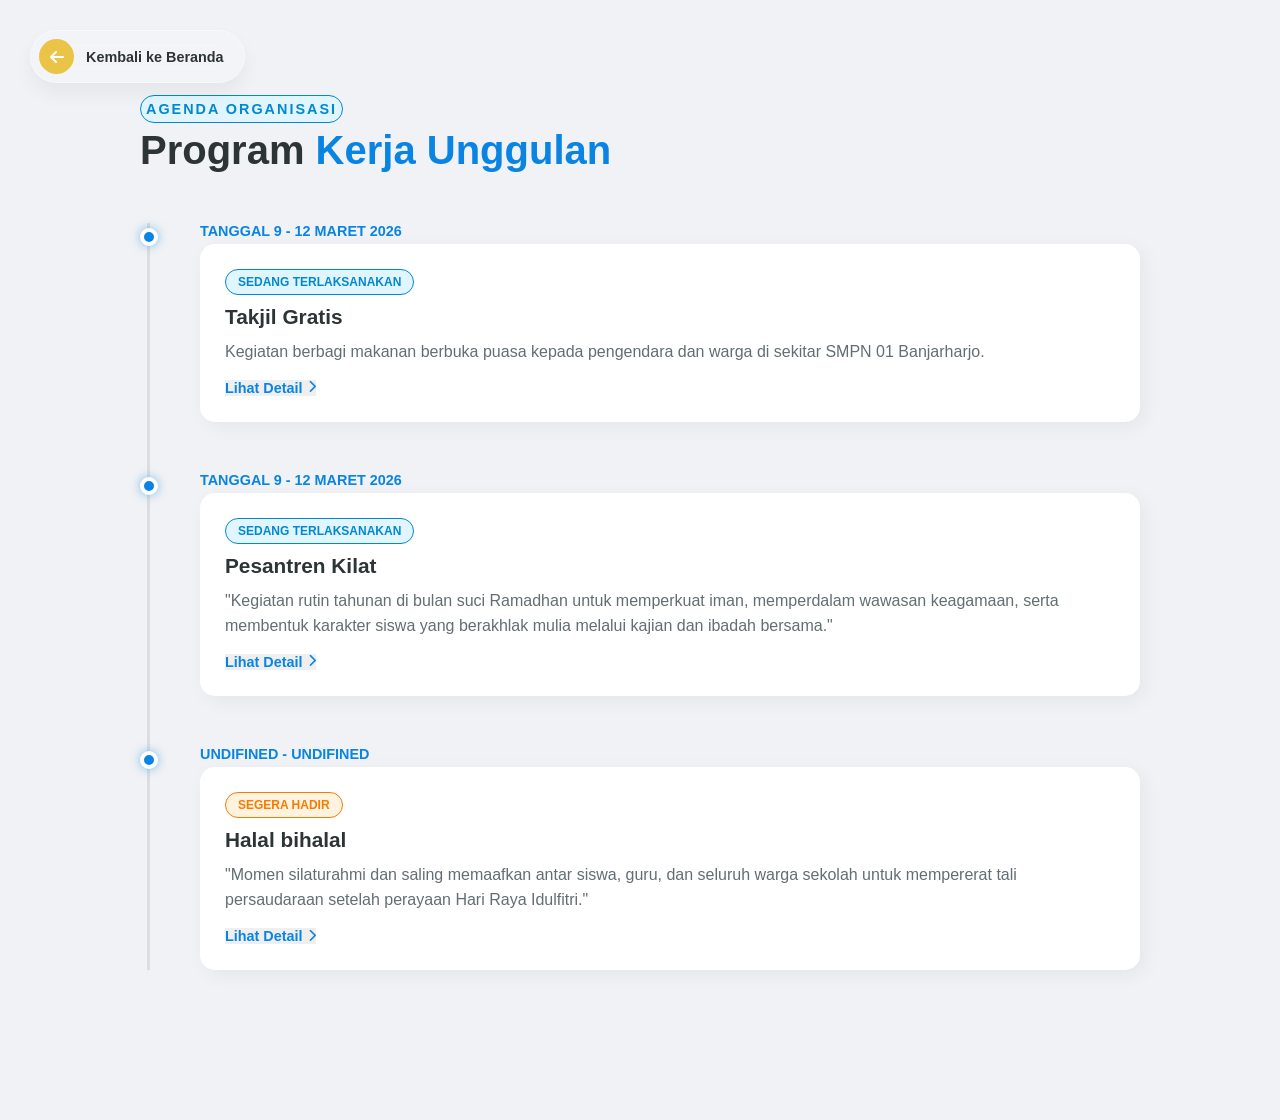
<file: pages/programkerja.html>
<!DOCTYPE html>
<html lang="en">

<head>
    <meta charset="UTF-8">
    <meta name="viewport" content="width=device-width, initial-scale=1.0">
    <title>Program kerja osis Nesaba</title>
    <link rel="stylesheet" href="../css/style.css">
    <link rel="stylesheet" href="https://cdnjs.cloudflare.com/ajax/libs/font-awesome/6.0.0/css/all.min.css">
</head>

<body>

    <section class="proker" id="program">
        <div class="proker-container">
            <span class="sub-title">Agenda Organisasi</span>
            <h2 class="section-title">Program <span>Kerja Unggulan</span></h2>

            <div class="timeline">
                <div class="timeline-item">
                    <div class="timeline-dot"></div>
                    <div class="timeline-date">Tanggal 9 - 12 Maret 2026</div>
                    <div class="timeline-content">
                        <div class="status-badge status-ongoing">Sedang Terlaksanakan</div>
                        <h3>Takjil Gratis</h3>
                        <p>Kegiatan berbagi makanan berbuka puasa kepada pengendara dan warga di sekitar SMPN 01 Banjarharjo.</p>
                        <button class="view-detail" onclick="showDetail(
    'Takjil Gratis', 
    'Kegiatan berbagi makanan berbuka puasa kepada pengendara dan warga di sekitar SMPN 01 Banjarharjo.', 
    '9 - 11 Maret, Ramadhan 1447H', 
    '15:30 WIB - Selesai'
)">
                            Lihat Detail <i class="fas fa-chevron-right"></i>
                        </button>
                    </div>
                </div>

                <div class="timeline-item">
                    <div class="timeline-dot"></div>
                    <div class="timeline-date">Tanggal 9 - 12 Maret 2026</div>
                    <div class="timeline-content">
                        <div class="status-badge status-ongoing">Sedang Terlaksanakan</div>
                        <h3>Pesantren Kilat</h3>
                        <p>"Kegiatan rutin tahunan di bulan suci Ramadhan untuk memperkuat iman, memperdalam wawasan
                            keagamaan, serta membentuk karakter siswa yang berakhlak mulia melalui kajian dan ibadah
                            bersama."</p>
                        <button class="view-detail" onclick="showDetail(
    'Pesantren kilat', 
    'Kegiatan rutin tahunan di bulan suci Ramadhan untuk memperkuat iman memperdalam wawasan keagamaan serta membentuk karakter siswa yang berakhlak mulia melalui kajian dan ibadah bersama.', 
    '9 - 12 Maret, Ramadhan 1447H', 
    '07:15 WIB - 12.00 WIB'
)">
                            Lihat Detail <i class="fas fa-chevron-right"></i>
                        </button>
                    </div>
                </div>

                <div class="timeline-item">
                    <div class="timeline-dot"></div>
                    <div class="timeline-date">undifined - undifined</div>
                    <div class="timeline-content">
                        <div class="status-badge status-upcoming">Segera Hadir</div>
                        <h3>Halal bihalal</h3>
                        <p>"Momen silaturahmi dan saling memaafkan antar siswa, guru, dan seluruh warga sekolah untuk
                            mempererat tali persaudaraan setelah perayaan Hari Raya Idulfitri."</p>
                        <button class="view-detail" onclick="showDetail(
    'Halal bihalal', 
    'Momen silaturahmi dan saling memaafkan antar siswa, guru, dan seluruh warga sekolah untuk mempererat tali persaudaraan setelah perayaan Hari Raya Idulfitri.', 
    'undifined', 
    'undifined - undefined'
)">
                            Lihat Detail <i class="fas fa-chevron-right"></i>
                        </button>
                    </div>
                </div>
                <a href="../index.html" class="btn-back-home">
                    <div class="icon-circle">
                        <i class="fas fa-arrow-left"></i>
                    </div>
                    <span>Kembali ke Beranda</span>
                </a>
            </div>
        </div>
    </section>

    <div id="prokerModal" class="modal">
        <div class="modal-content">
            <span class="close-modal">&times;</span>
            <div id="modal-data">
            </div>
        </div>
    </div>
    
    <script>
        const modal = document.getElementById("prokerModal");
        const closeModal = document.querySelector(".close-modal");

        // Fungsi untuk membuka modal dengan data tertentu
        function showDetail(title, desc, date, time) {
            const modalData = document.getElementById("modal-data");

            modalData.innerHTML = `
        <div class="modal-info">
            <span class="badge-status">Agenda Organisasi</span>
            <h2>${title}</h2>
            
            <div class="schedule-info">
                <p><i class="far fa-calendar-alt"></i> <strong>Tanggal:</strong> ${date}</p>
                <p><i class="far fa-clock"></i> <strong>Waktu:</strong> ${time}</p>
            </div>
            
            <hr style="border: 0; border-top: 1px solid #eee; margin: 20px 0;">
            
            <div class="description-box">
                <p>${desc}</p>
            </div>
            
            <button class="btn-submit" onclick="closeProkerModal()" style="margin-top: 20px;">Tutup</button>
        </div>
    `;

            document.getElementById("prokerModal").style.display = "block";
        }

        function closeProkerModal() {
            modal.style.display = "none";
        }

        // Tutup modal jika klik di luar kotak putih
        window.onclick = function (event) {
            if (event.target == modal) {
                closeProkerModal();
            }
        }

        closeModal.onclick = closeProkerModal;
    </script>

</body>

</html>
</file>
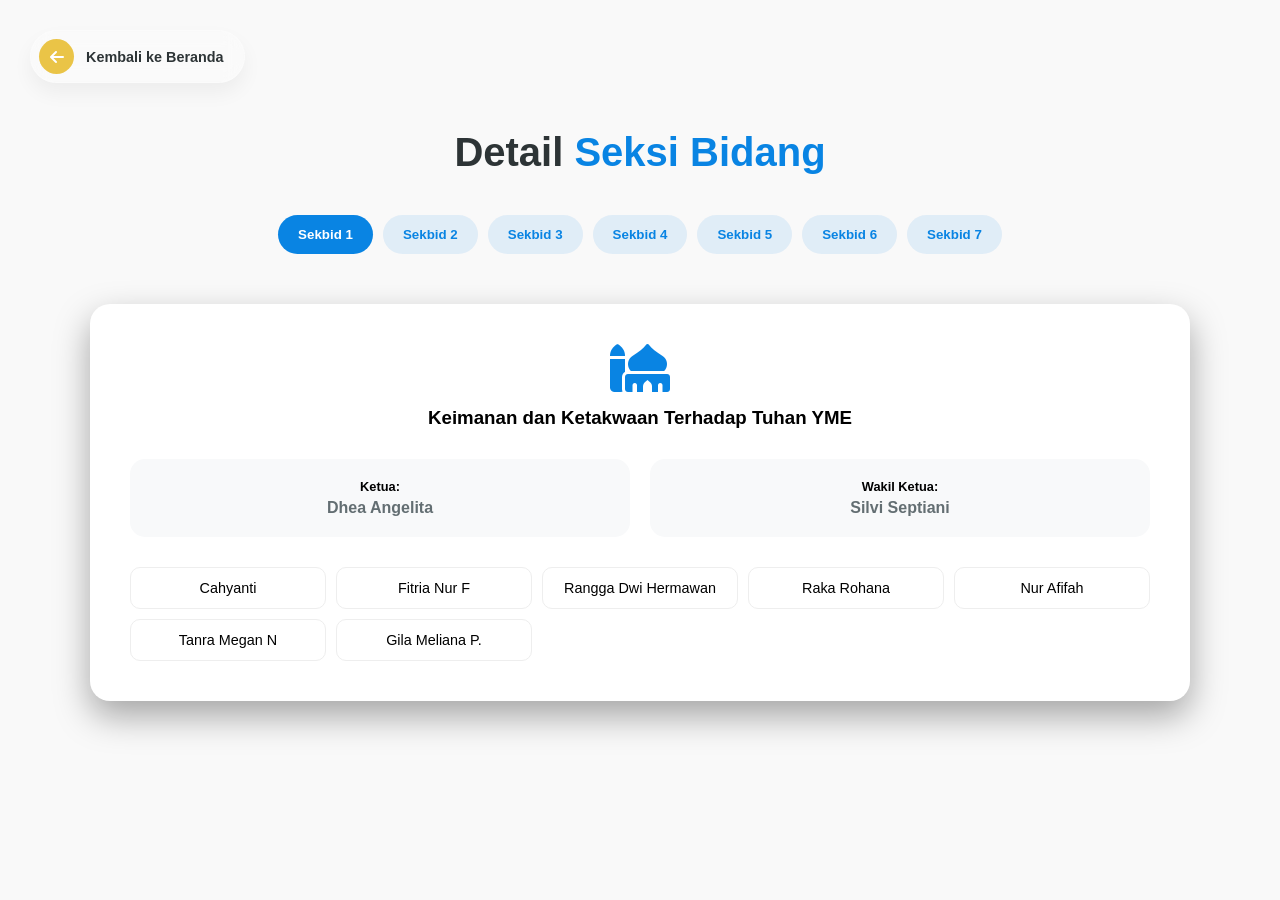
<file: pages/sekbid.html>
<!DOCTYPE html>
<html lang="id">
<head>
    <meta charset="UTF-8">
    <meta name="viewport" content="width=device-width, initial-scale=1.0">
    <title>Struktur Seksi Bidang - OSIS Nesaba</title>
    <link rel="stylesheet" href="../css/style.css">
    <link rel="stylesheet" href="https://cdnjs.cloudflare.com/ajax/libs/font-awesome/6.0.0/css/all.min.css">
</head>
<body>
<style>
    .tab-btn {
    padding: 12px 20px;
    border: none;
    background: rgba(9, 132, 227, 0.1);
    color: #0984e3;
    border-radius: 50px;
    cursor: pointer;
    font-weight: 600;
    transition: 0.3s;
}

.tab-btn.active, .tab-btn:hover {
    background: #0984e3;
    color: white;
}

.tab-content {
    display: none; /* Sembunyikan semua secara default */
    animation: fadeIn 0.5s ease;
    background: white;
    padding: 40px;
    border-radius: 20px;
    box-shadow: 0 15px 35px rgba(0, 1, 0, 0.34);
}

.tab-content.active {
    display: block; /* Tampilkan yang aktif */
}

.content-header {
    text-align: center;
    margin-bottom: 30px;
}

.content-header i { font-size: 3rem; color: #0984e3; margin-bottom: 15px; }

.leader-box {
    display: grid;
    grid-template-columns: 1fr 1fr;
    gap: 20px;
    margin-bottom: 30px;
}

.leader {
    background: #f8f9fa;
    padding: 20px;
    border-radius: 15px;
    text-align: center;
    font-weight: 700;
    color: #636e72;
}

.leader span { display: block; font-size: 0.8rem; color: black; margin-bottom: 5px; }

.member-grid {
    display: grid;
    grid-template-columns: repeat(auto-fill, minmax(180px, 1fr));
    gap: 10px;
}

.member {
    background: #fff;
    border: 1px solid #eee;
    padding: 12px;
    border-radius: 10px;
    font-size: 0.9rem;
    text-align: center;
}

@keyframes fadeIn {
    from { opacity: 0; transform: translateY(10px); }
    to { opacity: 1; transform: translateY(0); }
}

/* Berikan padding-top yang cukup besar agar tidak tertutup tombol fixed */
.sekbid-center {
    padding: 120px 0 80px; /* 120px di atas memberikan ruang untuk tombol & navbar */
    background: #f9f9f9;
    min-height: 100vh;
}

/* Pastikan container memiliki margin yang pas */
.container {
    width: 90%;
    max-width: 1100px;
    margin: 0 auto;
}

/* Atur ulang tombol kembali agar z-index nya tidak mengganggu klik tab */
.btn-back-home {
    z-index: 1001; /* Tetap di atas tapi tidak menghalangi elemen judul */
}

/* Rapikan margin Judul */
.section-title {
    margin-bottom: 40px;
    text-align: center;
}

/* Tambahkan ini jika tab-navigation masih terlalu dekat dengan judul */
.tab-navigation {
    margin-top: 20px;
    margin-bottom: 50px;
    display: flex;
    justify-content: center;
    gap: 10px;
    flex-wrap: wrap;
}

@media screen and (max-width: 768px) {
    .sekbid-center {
        padding-top: 100px; /* Sedikit lebih kecil di HP */
    }
    .tab-navigation {
        gap: 5px; /* Tombol sekbid lebih rapat di HP */
    }
    .tab-btn {
        padding: 8px 15px;
        font-size: 0.8rem;
    }
}
</style>
    <a href="../index.html" class="btn-back-home">
        <div class="icon-circle"><i class="fas fa-arrow-left"></i></div>
        <span>Kembali ke Beranda</span>
    </a>

    <section class="sekbid-center">
    <div class="container">
        <h2 class="section-title">Detail <span>Seksi Bidang</span></h2>
        
        <div class="tab-navigation">
            <button class="tab-btn active" onclick="openSekbid(event, 'sekbid1')">Sekbid 1</button>
            <button class="tab-btn" onclick="openSekbid(event, 'sekbid2')">Sekbid 2</button>
            <button class="tab-btn" onclick="openSekbid(event, 'sekbid3')">Sekbid 3</button>
            <button class="tab-btn" onclick="openSekbid(event, 'sekbid4')">Sekbid 4</button>
            <button class="tab-btn" onclick="openSekbid(event, 'sekbid5')">Sekbid 5</button>
            <button class="tab-btn" onclick="openSekbid(event, 'sekbid6')">Sekbid 6</button>
            <button class="tab-btn" onclick="openSekbid(event, 'sekbid7')">Sekbid 7</button>
        </div>

        <div id="sekbid-content-area">
            <div id="sekbid1" class="tab-content active">
                <div class="content-header">
                    <i class="fas fa-mosque"></i>
                    <h3>Keimanan dan Ketakwaan Terhadap Tuhan YME</h3>
                </div>
                <div class="leader-box">
                    <div class="leader"><span>Ketua:</span> Dhea Angelita</div>
                    <div class="leader"><span>Wakil Ketua:</span> Silvi Septiani</div>
                </div>
                <div class="member-grid">
                    <div class="member">Cahyanti</div>
                    <div class="member">Fitria Nur F</div>
                    <div class="member">Rangga Dwi Hermawan</div>
                    <div class="member">Raka Rohana</div>
                    <div class="member">Nur Afifah</div>
                    <div class="member">Tanra Megan N</div>
                    <div class="member">Gila Meliana P.</div>
                </div>
            </div>

            <div id="sekbid2" class="tab-content">
                <div class="content-header">
                    <i class="fas fa-flag"></i>
                    <h3>Kenegaraan dan Nasionalisme</h3>
                </div>
                <div class="leader-box">
                    <div class="leader"><span>Ketua:</span> Fani Rahmawati</div>
                    <div class="leader"><span>Wakil Ketua:</span> Arifin Ilham</div>
                </div>
                <div class="member-grid">
                    <div class="member">Adista</div>
                    <div class="member">Azril Alga R.</div>
                    <div class="member">Tasya Widia Putri</div>
                    <div class="member">Delia Anggraeni P.</div>
                    <div class="member">Melvina Ulmatun N.</div>
                    <div class="member">Aldiansyah Nugraha</div>
                    <div class="member">Tirta Afandi</div>
                    <div class="member">Deryl Naufal Z</div>
                </div>
            </div>

<div id="sekbid3" class="tab-content">
            <div class="content-header">
              <i class="fas fa-shield-alt"></i>
              <h3>Kepribadian Unggul, Wawasan Kebangsaan, dan Bela Negara</h3>
            </div>
            <div class="leader-box">
              <div class="leader"><span>Ketua:</span> Rangga</div>
              <div class="leader"><span>WK:</span> Sofia Novita</div>
            </div>
            <div class="member-grid">
              <div class="member">Hasanah Nur A.</div>
              <div class="member">Anindya Putri G.</div>
              <div class="member">Schyall Syabilla A. F.</div>
              <div class="member">Jinan Untung S.</div>
              <div class="member">Keyvin Safrudin</div>
              <div class="member">ziah Ratu Sifa</div>
              <div class="member">Renita Rahma D.</div>
            </div>
          </div>

          <div id="sekbid4" class="tab-content">
            <div class="content-header">
              <i class="fas fa-graduation-cap"></i>
              <h3>Prestasi Akademik, Seni, dan Olahraga</h3>
            </div>
            <div class="leader-box">
              <div class="leader"><span>Ketua:</span> Dwi Nur Hasanah</div>
              <div class="leader"><span>WK:</span> Nacella Irine P.</div>
            </div>
            <div class="member-grid">
              <div class="member">Wina Fa'alnaz</div>
              <div class="member">Wildan Alika</div>
              <div class="member">Niken Wijayanti</div>
              <div class="member">Naufal Faiz Z.</div>
              <div class="member">Nayla Rizqiyah</div>
              <div class="member">Alvin Zidan Nur F.</div>
              <div class="member">Yuanita Andara F.</div>
            </div>
          </div>

          <div id="sekbid5" class="tab-content">
            <div class="content-header">
              <i class="fas fa-users"></i>
              <h3>Demokrasi dan Hak Asasi Manusia</h3>
            </div>
            <div class="leader-box">
              <div class="leader"><span>Ketua:</span> Audi Saharani</div>
              <div class="leader"><span>WK:</span> Tisna Nur Iman</div>
            </div>
            <div class="member-grid">
              <div class="member">Yuanita Ardelia</div>
              <div class="member">Excell Scooterisa P.</div>
              <div class="member">Sem Dwi Ardiansyah</div>
              <div class="member">Amanda Sabrina</div>
              <div class="member">Khanza Salsabila P.</div>
              <div class="member">Nabil Aydin</div>
              <div class="member">Widi Febrian S.</div>
            </div>
          </div>

          <div id="sekbid6" class="tab-content">
            <div class="content-header">
              <i class="fas fa-lightbulb"></i>
              <h3>Kreativitas, Keterampilan, dan Kewirausahaan</h3>
            </div>
            <div class="leader-box">
              <div class="leader"><span>Ketua:</span> Khaira Ainul Azki</div>
              <div class="leader"><span>WK:</span> Silvia Khoirunnisa</div>
            </div>
            <div class="member-grid">
              <div class="member">Sabina Alika</div>
              <div class="member">Naura Malika T.</div>
              <div class="member">Cici Haerlinda</div>
              <div class="member">Irwansyah S.</div>
              <div class="member">Lutfi Nur Hasan</div>
              <div class="member">Maritza Danastri A.</div>
              <div class="member">Zahran Baskara</div>
            </div>
          </div>

          <div id="sekbid7" class="tab-content">
            <div class="content-header">
              <i class="fas fa-dumbbell"></i>
              <h3>Kebugaran Jasmani dan Rohani</h3>
            </div>
            <div class="leader-box">
              <div class="leader"><span>Ketua:</span> Rara Krasiva Wilda</div>
              <div class="leader"><span>WK:</span> Syahfatudiana Al-fadiyah</div>
            </div>
            <div class="member-grid">
              <div class="member">Jhaki Khafi Nur F.</div>
              <div class="member">Sherin Aulia</div>
              <div class="member">Rafanra Rizky</div>
              <div class="member">Dona Selma Tiara</div>
              <div class="member">Agung Heryana</div>
              <div class="member">Zahra Amelia</div>
              <div class="member">Zaky Nur A.</div>
            </div>
          </div>

      </div>
</section>
<script>
    function openSekbid(evt, sekbidName) {
    var i, tabContent, tabBtns;

    // Sembunyikan semua konten
    tabContent = document.getElementsByClassName("tab-content");
    for (i = 0; i < tabContent.length; i++) {
        tabContent[i].classList.remove("active");
    }

    // Hilangkan class active dari semua tombol
    tabBtns = document.getElementsByClassName("tab-btn");
    for (i = 0; i < tabBtns.length; i++) {
        tabBtns[i].classList.remove("active");
    }

    // Tampilkan konten yang dipilih dan tambah class active ke tombol
    document.getElementById(sekbidName).classList.add("active");
    evt.currentTarget.classList.add("active");
}
</script>
</body>
</html>
</file>
<file: css/style.css>
/* Reset Dasar */
* {
    margin: 0;
    padding: 0;
    box-sizing: border-box;
    font-family: 'Segoe UI', Tahoma, Geneva, Verdana, sans-serif;
}

html {
    scroll-behavior: smooth;
}

@media screen and (max-width: 600px) {
    section {
        padding-bottom: 10px;
    }
}

/* State awal: elemen tidak terlihat dan agak ke bawah */
.reveal {
    position: relative;
    transform: translateY(50px);
    opacity: 0;
    transition: all 0.8s ease;
}

/* State saat elemen aktif (terlihat di layar) */
.reveal.active {
    transform: translateY(0);
    opacity: 1;
}

body {
    background: #f0f2f5; /* Background ringan agar navbar menonjol */
}

/* Navbar Style */
.navbar {
    position: fixed;
    top: 0;
    width: 100%;
    height: 80px;
    background: rgba(255, 255, 255, 0.8); /* Efek Transparan */
    backdrop-filter: blur(10px); /* Glassmorphism */
    border-bottom: 1px solid rgba(255, 255, 255, 0.3);
    z-index: 1000;
    display: flex;
    align-items: center;
}

.nav-container {
    display: flex;
    justify-content: space-between;
    align-items: center;
    width: 90%;
    max-width: 1200px;
    margin: 0 auto;
}

.nav-logo {
    font-size: 1.5rem;
    font-weight: 800;
    color: #2d3436;
    text-decoration: none;
    letter-spacing: 1px;
}

.nav-logo span {
    color: #eac447; /* Warna aksen biru profesional */
}

/* Menu Desktop */
.nav-menu {
    display: flex;
    list-style: none;
    align-items: center;
}

.nav-link {
    text-decoration: none;
    color: #636e72;
    font-weight: 500;
    margin: 0 1.5rem;
    transition: 0.3s;
}

.nav-link:hover {
    color: #0984e3;
}

/* Tombol CTA (Call to Action) */
.nav-cta {
    text-decoration: none;
    background: #0984e3;
    color: white;
    padding: 10px 20px;
    border-radius: 8px;
    font-weight: 600;
    transition: 0.3s;
    margin-left: 1rem;
}

.nav-cta:hover {
    background: #074b81;
    box-shadow: 0 4px 15px rgba(9, 132, 227, 0.3);
}

/* Hamburger Menu (Mobile) */
.nav-hamburger {
    display: none;
    font-size: 1.5rem;
    cursor: pointer;
    color: #2d3436;
}

/* Hero Section */
.hero {
    padding-top: 100px; /* Jarak agar tidak tertutup navbar */
    min-height: 100vh;
    display: flex;
    align-items: center;
    background: linear-gradient(135deg, #f0f2f5 0%, #e0e7ff 100%);
    overflow: hidden;
}

.hero-container {
    width: 90%;
    max-width: 1200px;
    margin: 0 auto;
    display: grid;
    grid-template-columns: 1fr 1fr;
    gap: 40px;
    align-items: center;
}

.hero-title {
    font-size: 3.5rem;
    color: #2d3436;
    line-height: 1.2;
    margin-bottom: 20px;
}

.hero-title span {
    color: #0984e3;
}

.hero-description {
    font-size: 1.1rem;
    color: #636e72;
    margin-bottom: 30px;
    line-height: 1.6;
}

/* Tombol Hero */
.hero-btns {
    display: flex;
    gap: 15px;
}

.btn-primary, .btn-secondary {
    padding: 12px 25px;
    border-radius: 8px;
    text-decoration: none;
    font-weight: 600;
    transition: 0.3s;
}

.btn-primary {
    background: #eac447;
    color: white;
}

.btn-primary:hover {
    background: hsl(38, 78%, 60%);
    box-shadow: 0 5px 15px rgba(9, 132, 227, 0.4);
}

.btn-secondary {
    border: 2px solid #0984e3;
    color: #0984e3;
}

.btn-secondary:hover {
    background: rgba(9, 132, 227, 0.1);
}

/* Styling Foto Landscape */
.hero-img {
    width: 100%;
    height: auto;
    display: block;
    object-fit: cover; /* Agar foto tetap proporsional */
    transition: transform 0.5s ease;
}

.hero-image-container:hover .hero-img {
    transform: scale(1.05); /* Efek zoom saat kursor di atas foto */
}

/* Slider Logic */
.hero-image-container {
    position: relative;
    border-radius: 20px;
    overflow: hidden;
    box-shadow: 0 20px 40px rgba(0,0,0,0.15);
    height: 350px; /* Sesuaikan tinggi landscape yang kamu mau */
}

.slider {
    width: 100%;
    height: 100%;
}

.slide {
    display: none; /* Sembunyikan semua slide secara default */
    height: 100%;
    width: 100%;
    animation: fade 0.8s ease-in-out;
}

.slide.active {
    display: block;
}

.slide img {
    width: 100%;
    height: 100%;
    object-fit: cover;
}

/* Caption melayang di bawah foto */
.slide-caption {
    position: absolute;
    bottom: 0;
    width: 100%;
    background: rgba(0, 0, 0, 0.5);
    color: white;
    padding: 10px;
    text-align: center;
    font-size: 0.9rem;
    backdrop-filter: blur(5px);
}

/* Tombol Navigasi */
.prev-btn, .next-btn {
    position: absolute;
    top: 50%;
    transform: translateY(-50%);
    background: rgba(255, 255, 255, 0.3);
    backdrop-filter: blur(5px);
    color: white;
    border: none;
    padding: 15px 10px;
    cursor: pointer;
    font-size: 20px;
    border-radius: 5px;
    transition: 0.3s;
    z-index: 10;
}

.prev-btn:hover, .next-btn:hover {
    background: #0984e3;
}

.prev-btn { left: 10px; }
.next-btn { right: 10px; }

/* Indikator Titik (Dots) */
.dots-container {
    position: absolute;
    bottom: 45px;
    width: 100%;
    display: flex;
    justify-content: center;
    gap: 8px;
}

.dot {
    width: 10px;
    height: 10px;
    background: rgba(255, 255, 255, 0.5);
    border-radius: 50%;
    cursor: pointer;
}

.dot.active { background: #0984e3; width: 25px; border-radius: 10px; transition: 0.3s; }

/* Animasi Perpindahan */
@keyframes fade {
    from { opacity: 0.4; }
    to { opacity: 1; }
}

/* Container Utama Slider */
.hero-image-container {
    position: relative;
    border-radius: 20px;
    overflow: hidden;
    box-shadow: 0 20px 40px rgba(0,0,0,0.15);
    /* Tinggi untuk Desktop */
    height: 400px; 
    width: 100%;
}

.slide img {
    width: 100%;
    height: 100%;
    /* KUNCI AGAR TIDAK GEPENG */
    object-fit: cover; 
    object-position: center; /* Fokus ke tengah foto */
}

/* Penyesuaian untuk Tablet & HP */
@media screen and (max-width: 992px) {
    .hero-image-container {
        /* Tinggi dikurangi sedikit agar pas di layar tablet */
        height: 350px; 
        margin-top: 20px;
    }
}

@media screen and (max-width: 600px) {
    .hero-image-container {
        /* Tinggi untuk HP agar tetap terlihat Landscape yang proporsional */
        height: 220px; 
        border-radius: 12px; /* Sudut lebih kecil agar rapi di layar kecil */
    }

    /* Memperkecil tombol navigasi di HP agar tidak menutupi foto */
    .prev-btn, .next-btn {
        padding: 10px 8px;
        font-size: 16px;
    }

    .slide-caption {
        font-size: 0.75rem;
        padding: 5px;
    }

    .dots-container {
        bottom: 30px; /* Menyesuaikan posisi titik di HP */
    }
}

/* Responsive Hero */
@media screen and (max-width: 992px) {
    .hero-container {
        grid-template-columns: 1fr;
        text-align: center;
        padding-top: 40px;
    }

    .hero-title {
        font-size: 2.5rem;
    }

    .hero-btns {
        justify-content: center;
        margin-bottom: 40px;
    }

    .hero-image-container {
        max-width: 600px;
        margin-bottom:100px ;
    }
}

/* Responsive Mobile & Tablet - Compact Version */
@media screen and (max-width: 992px) {
    .nav-hamburger {
        display: block;
        padding: 10px;
        z-index: 1002;
    }

    /* Menu Box yang melayang (Floating Card) */
    .nav-menu {
        position: absolute;
        top: 90px; /* Jarak dari navbar */
        right: -100%; /* Sembunyi di kanan */
        width: 250px; /* Lebar menu tidak penuh layar */
        height: auto;
        background: rgba(255, 255, 255, 0.95);
        backdrop-filter: blur(15px);
        border-radius: 15px; /* Sisi membulat agar modern */
        box-shadow: -5px 10px 30px rgba(0, 0, 0, 0.1);
        border: 1px solid rgba(255, 255, 255, 0.5);
        display: flex;
        flex-direction: column;
        padding: 20px 10px;
        transition: 0.4s cubic-bezier(0.68, -0.55, 0.27, 1.55); /* Animasi memantul halus */
        z-index: 1001;
    }

    /* Posisi saat menu muncul */
    .nav-menu.active {
        right: 5%; /* Muncul dengan jarak dari pinggir layar */
    }

    .nav-menu li {
        width: 100%;
        margin: 10px 0;
    }

    .nav-link {
        display: block;
        padding: 10px 20px;
        font-size: 1rem;
        color: #2d3436;
        text-align: left;
    }

    .nav-link:hover {
        background: rgba(9, 132, 227, 0.1);
        border-radius: 8px;
        color: #0984e3;
    }

    .nav-cta {
        margin: 10px 20px;
        display: inline-block;
        text-align: center;
    }
}

/* Stats Section */
.stats {
    padding: 20px 0;
    margin-top: -50px; /* Membuat efek melayang menimpa bagian Hero */
    position: relative;
    z-index: 20;
}

.stats-container {
    width: 90%;
    max-width: 1100px;
    margin: 0 auto;
    background: rgba(255, 255, 255, 0.9);
    backdrop-filter: blur(15px);
    display: grid;
    grid-template-columns: repeat(4, 1fr); /* 4 kolom di desktop */
    padding: 40px 20px;
    border-radius: 20px;
    box-shadow: 0 15px 35px rgba(0, 0, 0, 0.1);
    border: 1px solid rgba(255, 255, 255, 0.3);
}

.stat-item {
    text-align: center;
    border-right: 1px solid #eee;
}

.stat-item:last-child {
    border-right: none;
}

.stat-icon {
    font-size: 2rem;
    color: #0984e3;
    margin-bottom: 10px;
}

.stat-number {
    font-size: 2.5rem;
    font-weight: 800;
    color: #2d3436;
    margin-bottom: 5px;
}

.stat-label {
    color: #636e72;
    font-weight: 500;
    text-transform: uppercase;
    font-size: 0.8rem;
    letter-spacing: 1px;
}

/* Responsive Stats */
@media screen and (max-width: 992px) {
    .stats {
        padding-top: 40px;
    }

    .stats-container {
        grid-template-columns: repeat(2, 1fr); /* 2 kolom di tablet */
        gap: 30px;
        margin-top: -30px;
    }
    
    .stat-item:nth-child(2) {
        border-right: none;
    }
}

@media screen and (max-width: 600px) {
    .stats-container {
        padding: 30px 10px;
    }
    
    .stat-number {
        font-size: 1.8rem;
    }
    
    .stat-label {
        font-size: 0.7rem;
    }
}

/* About Section */
.about {
    padding: 100px 0;
    background: #ffffff;
}

.about-container {
    width: 90%;
    max-width: 1200px;
    margin: 0 auto;
    display: grid;
    grid-template-columns: 1fr 1fr;
    gap: 60px;
    align-items: center;
}

/* Bagian Gambar */
.image-wrapper {
    position: relative;
    padding: 15px;
}

.image-wrapper img {
    width: 100%;
    border-radius: 25px;
    box-shadow: 20px 20px 0px #0984e3; /* Aksen kotak di belakang foto */
}

.experience-badge {
    position: absolute;
    bottom: -20px;
    right: -10px;
    background: #2d3436;
    color: white;
    padding: 20px;
    border-radius: 15px;
    text-align: center;
    box-shadow: 0 10px 20px rgba(0,0,0,0.2);
}

.experience-badge span { font-size: 0.8rem; display: block; }
.experience-badge p { font-size: 1.5rem; font-weight: 800; }

/* Bagian Konten */
.sub-title {
    font-weight: 700;
    text-transform: uppercase;
    letter-spacing: 2px;
    font-size: 0.9rem;
    padding: 5px;
    border-radius: 22px;
    background: #e1f5fe;
    color: #0288d1;
    border: 0.1px solid #0288d1;
}

.section-title {
    font-size: 2.5rem;
    color: #2d3436;
    margin: 10px 0 20px;
}

.section-title span { color: #0984e3; }

.about-text {
    color: #636e72;
    line-height: 1.8;
    margin-bottom: 20px;
}

.about-features {
    margin-bottom: 30px;
}

.feature-item {
    display: flex;
    align-items: center;
    gap: 10px;
    margin-bottom: 10px;
    font-weight: 600;
    color: #2d3436;
}

.feature-item i { color: #00b894; }

/* Responsive About */
@media screen and (max-width: 992px) {
    .about-container {
        grid-template-columns: 1fr;
        gap: 40px;
    }
    
    .about-image {
        order: 2; /* Foto pindah ke bawah teks di HP */
    }

    .image-wrapper img {
        box-shadow: 10px 10px 0px #0984e3;
    }
}

/* Visi Misi Section */
.visi-misi {
    padding: 60px 1px;
    background: #f8f9fa; /* Background sedikit abu-abu muda agar beda dengan 'About' */
}

.vm-container {
    width: 90%;
    max-width: 1200px;
    margin: 0 auto;
    display: grid;
    grid-template-columns: 1fr 1.5fr; /* Visi lebih kecil, Misi lebih lebar */
    gap: 80px;
}

/* Visi Styling */
.visi-content {
    background: white;
    padding: 40px;
    border-left: 5px solid #0984e3;
    border-radius: 0 15px 15px 0;
    box-shadow: 0 10px 30px rgba(0,0,0,0.05);
    font-style: italic;
    font-size: 1.2rem;
    color: #2d3436;
    line-height: 1.6;
}

/* Misi Styling */
.misi-list {
    list-style: none;
    margin-top: 20px;
}

.misi-list li {
    display: flex;
    align-items: flex-start;
    gap: 20px;
    margin-bottom: 30px;
    padding-bottom: 20px;
    border-bottom: 1px solid #e0e0e0;
}

.misi-list li:last-child {
    border-bottom: none;
}

.misi-number {
    background: #eac447;
    color: white;
    min-width: 45px;
    height: 45px;
    display: flex;
    align-items: center;
    justify-content: center;
    border-radius: 50%;
    font-weight: 800;
    font-size: 0.9rem;
    box-shadow: 0 5px 15px rgba(9, 132, 227, 0.3);
}

.misi-list p {
    color: #636e72;
    line-height: 1.6;
    font-size: 1.05rem;
}

/* Responsive Visi Misi */
@media screen and (max-width: 992px) {
    .vm-container {
        grid-template-columns: 1fr;
        gap: 50px;
    }
    
    .visi-content {
        font-size: 1.1rem;
    }
}

/* Organisasi Section */
.org-structure {
    padding: 100px 0;
    background: #ffffff;
    text-align: center;
}

.tree-wrapper {
    margin-top: 50px;
    display: flex;
    flex-direction: column;
    align-items: center;
    position: relative;
}

/* Member Styling - Bukan Card, tapi Minimalist Row */
.member-info {
    display: flex;
    align-items: center;
    gap: 15px;
    padding: 15px 25px;
    background: #f8f9fa;
    border-radius: 50px; /* Membuat bentuk kapsul */
    border: 1px solid #e0e0e0;
    margin: 10px;
    transition: 0.3s;
}

.member-info:hover {
    border-color: #0984e3;
    background: #fff;
    box-shadow: 0 10px 20px rgba(9, 132, 227, 0.1);
}

.member-img {
    width: 50px;
    height: 50px;
    border-radius: 50%;
    overflow: hidden;
    border: 2px solid #0984e3;
}

.member-img img {
    width: 100%;
    height: 100%;
    object-fit: cover;
}

.member-text h3 {
    font-size: 1rem;
    color: #2d3436;
    margin: 0;
}

.member-text p {
    font-size: 0.8rem;
    color: #0984e3;
    font-weight: 600;
    text-transform: uppercase;
}

/* Garis Hirarki */
.tree-line {
    width: 2px;
    height: 40px;
    background: #dcdde1;
}

.tree-level {
    display: flex;
    justify-content: center;
    flex-wrap: wrap;
    width: 100%;
}

/* Sekbid Styling */
.tree-label-divider {
    margin: 40px 0 20px;
    font-weight: 700;
    color: #b2bec3;
    text-transform: uppercase;
    font-size: 0.8rem;
    letter-spacing: 2px;
}

.level-3 {
    display: grid;
    grid-template-columns: repeat(4, 1fr);
    gap: 20px;
    max-width: 900px;
}

.dept-item {
    padding: 20px;
    background: #f1f2f6;
    border-radius: 15px;
    display: flex;
    flex-direction: column;
    align-items: center;
    gap: 10px;
}

.dept-item i {
    font-size: 1.5rem;
    color: #0984e3;
}

.dept-item span {
    font-weight: 700;
    color: #2d3436;
}

.dept-item small {
    color: #636e72;
}

/* Responsive */
@media screen and (max-width: 768px) {
    .level-3 {
        grid-template-columns: repeat(2, 1fr);
    }
    
    .level-2 {
        flex-direction: column;
        align-items: center;
    }

    .org-structure {
        padding: 70px 15px;
    }
}

/* Gaya untuk area Pelajari Selengkapnya */
.more-info-area {
    margin-top: 50px;
    padding: 30px;
    border-top: 1px dashed #dcdde1; /* Garis putus-putus halus */
    width: 100%;
    max-width: 600px;
}

.more-info-area p {
    color: #636e72;
    font-size: 0.95rem;
    margin-bottom: 15px;
}

.learn-more-link {
    text-decoration: none;
    color: #0984e3; /* Biru profesional sesuai identitas OSIS Nesaba */
    font-weight: 700;
    font-size: 1.1rem;
    display: inline-flex;
    align-items: center;
    gap: 10px;
    transition: 0.3s ease;
    position: relative;
}

/* Animasi garis bawah saat di-hover */
.learn-more-link::after {
    content: '';
    position: absolute;
    width: 0;
    height: 2px;
    bottom: -2px;
    left: 0;
    background-color: #0984e3;
    transition: width 0.3s ease;
}

.learn-more-link:hover {
    color: #074b81;
    gap: 15px; /* Efek ikon panah bergeser */
}

.learn-more-link:hover::after {
    width: 100%;
}

.learn-more-link i {
    font-size: 0.9rem;
}

/* Program Kerja Section */
.proker {
    padding: 100px 0;
    background: #f0f2f5;
}

.proker-container {
    width: 90%;
    max-width: 1000px;
    margin: 0 auto;
}

.timeline {
    position: relative;
    margin-top: 50px;
    padding-left: 30px;
}

/* Garis Vertikal Tengah */
.timeline::before {
    content: '';
    position: absolute;
    left: 7px;
    top: 0;
    width: 3px;
    height: 100%;
    background: #dcdde1;
}

.timeline-item {
    position: relative;
    margin-bottom: 50px;
    padding-left: 30px;
}

/* Titik Indikator */
.timeline-dot {
    position: absolute;
    left: -30px;
    top: 5px;
    width: 18px;
    height: 18px;
    background: #0984e3;
    border: 4px solid #fff;
    border-radius: 50%;
    box-shadow: 0 0 10px rgba(9, 132, 227, 0.5);
    z-index: 2;
}

.timeline-date {
    font-weight: 700;
    color: #0984e3;
    font-size: 0.9rem;
    text-transform: uppercase;
    margin-bottom: 5px;
}

.timeline-content {
    background: #fff;
    padding: 25px;
    border-radius: 15px;
    box-shadow: 5px 5px 20px rgba(0,0,0,0.05);
    transition: 0.3s;
}

.timeline-content:hover {
    transform: translateX(10px);
    border-left: 5px solid #0984e3;
}

.timeline-content h3 {
    color: #2d3436;
    margin-bottom: 10px;
    font-size: 1.3rem;
}

.timeline-content p {
    color: #636e72;
    line-height: 1.6;
}

/* Responsive Timeline */
@media screen and (max-width: 600px) {
    .timeline {
        padding: 1px;
        padding-right: 1px;
    }
    
    .timeline-content {
        padding: 15px;
        border-left: 5px solid #0984e3;
    }
}

.timeline-content {
    background: #fff;
    padding: 25px;
    border-radius: 15px;
    box-shadow: 5px 5px 20px rgba(0,0,0,0.05);
    transition: transform 0.3s ease, border-left 0.3s ease; /* Transisi halus */
}

.timeline-content:hover {
    transform: translateX(10px); /* Efek bergeser sedikit ke kanan */
    border-left: 5px solid #0984e3; /* Muncul garis biru profesional */
}

/* Status Badge Styling */
.status-badge {
    display: inline-block;
    padding: 5px 12px;
    border-radius: 20px;
    font-size: 0.75rem;
    font-weight: 700;
    text-transform: uppercase;
    margin-bottom: 10px;
}

/* Warna untuk Sedang Terlaksanakan (Hijau) */
.status-ongoing {
    background: #e1f5fe;
    color: #0288d1;
    border: 1px solid #0288d1;
}

/* Warna untuk Segera Hadir (Kuning/Oren) */
.status-upcoming {
    background: #fff3e0;
    color: #f57c00;
    border: 1px solid #f57c00;
}

/* Link Lihat Detail */
.view-detail {
    display: inline-flex;
    align-items: center;
    gap: 5px;
    margin-top: 15px;
    color: #0984e3;
    text-decoration: none;
    font-weight: 600;
    font-size: 0.9rem;
    transition: 0.3s;
    border: none;
}

.view-detail:hover {
    color: #2d3436;
    gap: 10px; /* Efek panah bergeser sedikit */
}

.view-detail i {
    font-size: 0.8rem;
}

/* Gallery Section */
.gallery {
    padding: 100px 0;
    background: #ffffff;
}

.gallery-container {
    width: 90%;
    max-width: 1200px;
    margin: 0 auto;
    text-align: center;
}

/* Masonry Gallery */
.masonry-wrapper {
    column-count: 3; /* Jumlah kolom di laptop/desktop */
    column-gap: 20px;
    margin-top: 50px;
}

.masonry-item {
    display: inline-block; /* Penting agar item tidak terpotong antar kolom */
    width: 100%;
    margin-bottom: 20px;
    position: relative;
    border-radius: 15px;
    overflow: hidden;
    transition: 0.3s;
}

.masonry-item img {
    width: 100%;
    display: block;
    height: auto; /* Mempertahankan rasio asli foto */
    transition: 0.5s ease;
}

/* Keterangan Foto Pas di Hover */
.photo-info {
    position: absolute;
    bottom: 0;
    left: 0;
    width: 100%;
    padding: 15px;
    background: linear-gradient(transparent, rgba(0,0,0,0.7));
    color: white;
    font-size: 0.9rem;
    font-weight: 600;
    opacity: 0;
    transition: 0.3s;
}

.masonry-item:hover .photo-info {
    opacity: 1;
}

.masonry-item:hover img {
    transform: scale(1.05);
}

/* RESPONSIVE: Mengatur Jumlah Kolom Berdasarkan Device */

/* Tablet */
@media screen and (max-width: 992px) {
    .masonry-wrapper {
        column-count: 2;
    }
}

/* HP */
@media screen and (max-width: 600px) {
    .masonry-wrapper {
        column-count: 1; /* Di HP jadi satu baris panjang kebawah dengan rasio asli */
    }
}

/* Styling Tombol Kembali */
.btn-back-home {
    position: fixed; /* Agar tetap di posisi saat di-scroll */
    top: 30px;
    left: 30px;
    display: flex;
    align-items: center;
    gap: 12px;
    text-decoration: none;
    color: #2d3436;
    font-weight: 600;
    z-index: 1000;
    transition: all 0.3s ease;
    background: rgba(255, 255, 255, 0.2); /* Efek Transparan */
    backdrop-filter: blur(10px);
    padding: 8px 20px 8px 8px;
    border-radius: 50px;
    border: 1px solid rgba(255, 255, 255, 0.3);
    box-shadow: 0 10px 20px rgba(0,0,0,0.05);
}

.icon-circle {
    width: 35px;
    height: 35px;
    background: #eac447; /* Warna Biru Utama Nesaba */
    color: white;
    display: flex;
    align-items: center;
    justify-content: center;
    border-radius: 50%;
    transition: 0.3s;
}

.btn-back-home span {
    font-size: 0.9rem;
}

/* Efek Hover */
.btn-back-home:hover {
    background: white;
    transform: translateX(5px); /* Geser dikit pas di-hover */
    box-shadow: 0 15px 30px rgba(0,0,0,0.1);
}

.btn-back-home:hover .icon-circle {
    background: #ffe083; /* Warna biru lebih muda saat hover */
}

/* Responsif untuk HP */
@media screen and (max-width: 600px) {
    .btn-back-home {
        top: 15px;
        left: 15px;
        padding: 5px 15px 5px 5px;
    }
    .btn-back-home span {
        display: none; /* Di HP hanya tampil ikon biar nggak menuhin layar */
    }
}

/* FAQ Section */
.faq {
    padding: 80px 0;
    background: #f9f9f9;
}

.faq-container {
    width: 90%;
    max-width: 800px; /* FAQ lebih bagus kalau agak ramping ke tengah */
    margin: 0 auto;
}

.faq-wrapper {
    margin-top: 40px;
}

.faq-item {
    background: rgba(255, 255, 255, 0.7);
    backdrop-filter: blur(10px);
    margin-bottom: 15px;
    border-radius: 15px;
    border: 1px solid rgba(255, 255, 255, 0.3);
    overflow: hidden;
    transition: 0.3s;
}

.faq-question {
    padding: 20px 25px;
    display: flex;
    justify-content: space-between;
    align-items: center;
    cursor: pointer;
    transition: 0.3s;
}

.faq-question h3 {
    font-size: 1rem;
    color: #2d3436;
    margin: 0;
}

.faq-question i {
    transition: transform 0.4s ease;
    color: #0984e3;
}

.faq-answer {
    max-height: 0; /* Sembunyi secara default */
    overflow: hidden;
    transition: max-height 0.4s ease, padding 0.4s ease;
    background: rgba(9, 132, 227, 0.05);
}

.faq-answer p {
    padding: 0 25px 20px 25px;
    margin: 0;
    color: #636e72;
    line-height: 1.6;
}

/* State Saat FAQ Dibuka (Aktif) */
.faq-item.active {
    border-left: 5px solid #eac447;
    background: white;
}

.faq-item.active .faq-answer {
    max-height: 200px; /* Biar slide down */
}

.faq-item.active .faq-question i {
    transform: rotate(45deg); /* Plus jadi silang */
    color: #d63031;
}

/* Aspiration Section */
.aspiration {
    padding: 100px 0;
    background: #ffffff;
}

.aspiration-container {
    width: 90%;
    max-width: 1100px;
    margin: 0 auto;
    display: grid;
    grid-template-columns: 1fr 1fr;
    gap: 50px;
    align-items: center;
}

/* Info Side */
.aspiration-info p {
    color: #636e72;
    margin: 20px 0 30px;
    line-height: 1.8;
}

.contact-meta .meta-item {
    display: flex;
    align-items: center;
    gap: 15px;
    margin-bottom: 20px;
    color: #2d3436;
    font-weight: 500;
}

.contact-meta i {
    color: #0984e3;
    font-size: 1.2rem;
}

/* Form Side */
.aspiration-form {
    background: rgba(255, 255, 255, 0.8);
    backdrop-filter: blur(15px);
    padding: 40px;
    border-radius: 30px;
    box-shadow: 0 20px 50px rgba(0,0,0,0.05);
    border: 1px solid rgba(255,255,255,0.5);
}

.input-group {
    display: grid;
    grid-template-columns: 1fr 1fr;
    gap: 15px;
}

.aspiration-form input, 
.aspiration-form textarea {
    width: 100%;
    padding: 15px 20px;
    margin-bottom: 20px;
    border: 1px solid #dfe6e9;
    border-radius: 12px;
    background: #fdfdfd;
    font-size: 0.95rem;
    transition: 0.3s;
}

.aspiration-form input:focus, 
.aspiration-form textarea:focus {
    outline: none;
    border-color: #0984e3;
    box-shadow: 0 0 10px rgba(9, 132, 227, 0.1);
}

.btn-submit {
    width: 100%;
    padding: 15px;
    background: #0984e3;
    color: white;
    border: none;
    border-radius: 12px;
    font-weight: 700;
    cursor: pointer;
    display: flex;
    justify-content: center;
    align-items: center;
    gap: 10px;
    transition: 0.3s;
}

.btn-submit:hover {
    background: #074b81;
    transform: translateY(-3px);
}

/* Responsive */
@media screen and (max-width: 900px) {
    .aspiration-container {
        grid-template-columns: 1fr;
    }
    .aspiration-info {
        text-align: center;
    }
    .contact-meta .meta-item {
        justify-content: center;
    }
}

@media screen and (max-width: 500px) {
    .input-group {
        grid-template-columns: 1fr;
    }
}

/* Footer Styling */
.footer {
    background: #2d3436; /* Warna gelap profesional */
    color: #dfe6e9;
    padding: 80px 0 20px;
    margin-top: 50px;
}

.footer-container {
    width: 90%;
    max-width: 1200px;
    margin: 0 auto;
    display: grid;
    grid-template-columns: 2fr 1fr 1.5fr;
    gap: 50px;
}

/* Kolom Branding */
.footer-logo {
    font-size: 1.8rem;
    color: white;
    margin-bottom: 20px;
}

.footer-logo span {
    color: #0984e3; /* Aksen biru */
}

.footer-brand p {
    line-height: 1.8;
    margin-bottom: 25px;
    font-size: 0.95rem;
}

.footer-social {
    display: flex;
    gap: 15px;
}

.social-icon {
    width: 40px;
    height: 40px;
    background: rgba(255,255,255,0.1);
    display: flex;
    align-items: center;
    justify-content: center;
    border-radius: 10px;
    color: white;
    text-decoration: none;
    transition: 0.3s;
}

.social-icon:hover {
    background: #0984e3;
    transform: translateY(-5px);
}

/* Kolom Link */
.footer-links h3, .footer-contact h3 {
    color: white;
    margin-bottom: 25px;
    font-size: 1.2rem;
    position: relative;
}

.footer-links ul {
    list-style: none;
}

.footer-links ul li {
    margin-bottom: 12px;
}

.footer-links ul li a {
    color: #dfe6e9;
    text-decoration: none;
    transition: 0.3s;
}

.footer-links ul li a:hover {
    color: #0984e3;
    padding-left: 10px;
}

/* Kolom Kontak */
.footer-contact p {
    margin-bottom: 15px;
    display: flex;
    gap: 10px;
    font-size: 0.95rem;
}

.footer-contact i {
    color: #0984e3;
}

/* Footer Bottom */
.footer-bottom {
    margin-top: 60px;
    padding-top: 20px;
    border-top: 1px solid rgba(255,255,255,0.1);
    text-align: center;
    font-size: 0.85rem;
}

.footer-bottom span {
    font-weight: 700;
    color: #0984e3;
}

/* Responsive Footer */
@media screen and (max-width: 900px) {
    .footer-container {
        grid-template-columns: 1fr 1fr;
    }
}

@media screen and (max-width: 600px) {
    .footer-container {
        grid-template-columns: 1fr;
        text-align: center;
    }
    .footer-social {
        justify-content: center;
    }
    .footer-contact p {
        justify-content: center;
    }
}

.tab-navigation {
    display: flex;
    justify-content: center;
    gap: 10px;
    flex-wrap: wrap;
    margin-bottom: 40px;
}

/* Styling Modal */
.modal {
    display: none; 
    position: fixed;
    z-index: 9999;
    left: 0; top: 0;
    width: 100%; height: 100%;
    background-color: rgba(0, 0, 0, 0.5);
    backdrop-filter: blur(8px); /* Efek blur latar belakang */
    animation: fadeIn 0.3s ease;
}

.modal-content {
    background: white;
    margin: 10% auto;
    padding: 40px;
    border-radius: 30px;
    width: 90%;
    max-width: 550px;
    position: relative;
    box-shadow: 0 25px 50px rgba(0,0,0,0.2);
    transform: translateY(-20px);
    transition: 0.3s;
}

.close-modal {
    position: absolute;
    right: 25px; top: 20px;
    font-size: 30px;
    font-weight: bold;
    color: #636e72;
    cursor: pointer;
    transition: 0.3s;
}

.close-modal:hover { color: #d63031; }

/* Konten di dalam Modal */
.modal-info h2 { color: #0984e3; margin-bottom: 15px; }
.modal-info p { line-height: 1.6; color: #2d3436; margin-bottom: 20px; }
.badge-status {
    display: inline-block;
    padding: 5px 15px;
    background: #e1f5fe;
    color: #01579b;
    border-radius: 50px;
    font-size: 0.8rem;
    font-weight: 700;
    margin-bottom: 15px;
}

.schedule-info {
    background: #f1f7ff;
    padding: 15px;
    border-radius: 12px;
    margin-top: 15px;
}

.schedule-info p {
    margin-bottom: 5px !important;
    font-size: 0.95rem;
    color: #0984e3 !important;
}

.schedule-info i {
    margin-right: 10px;
    width: 20px;
}

.description-box {
    color: #636e72;
    line-height: 1.7;
}
</file>
